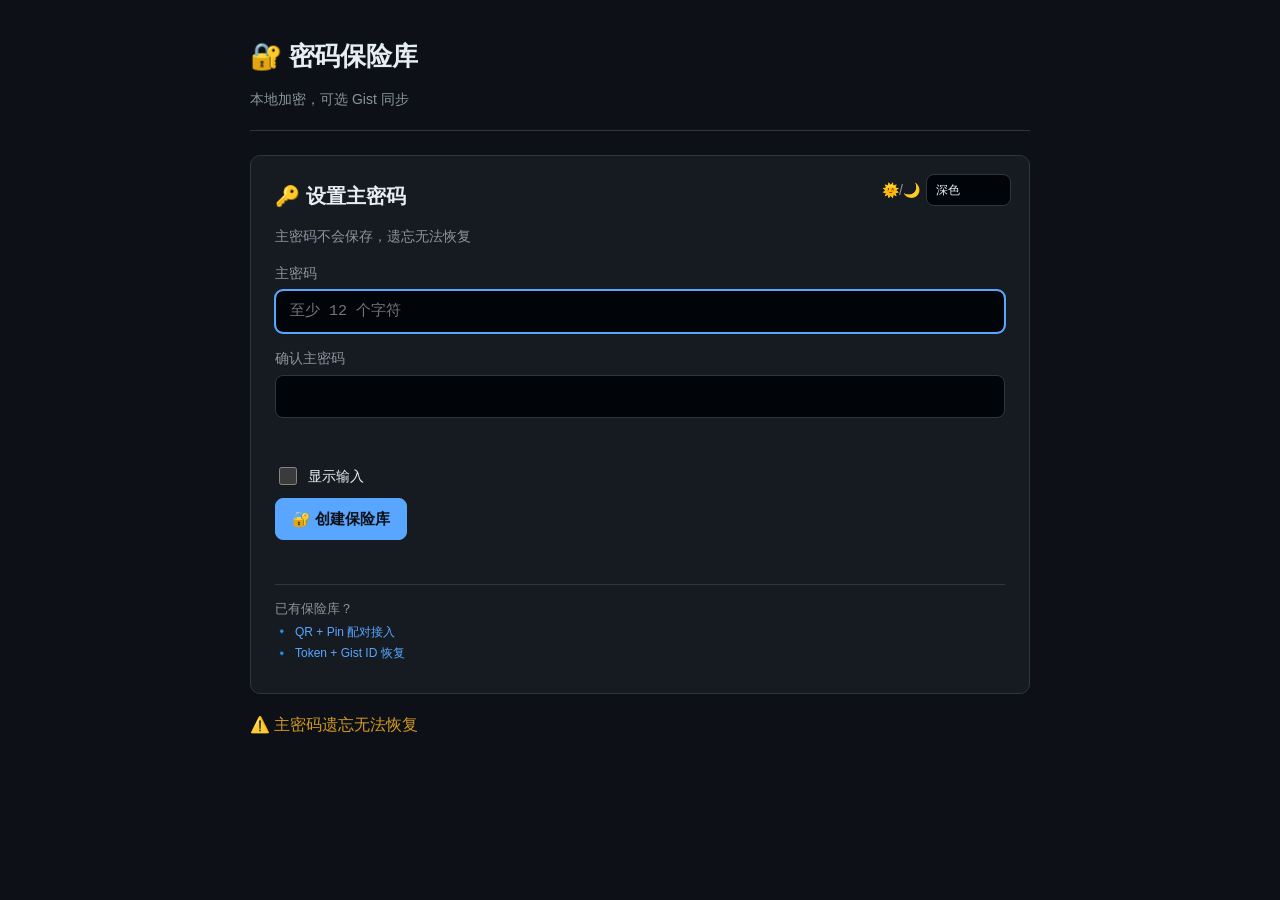
<file: docs/index.html>
<!DOCTYPE html>
<html lang="zh-CN">
<head>
<meta charset="UTF-8">
<meta name="viewport" content="width=device-width, initial-scale=1.0">
<title>密码保险库</title>
<script>
(() => {
  try {
    const saved = localStorage.getItem("rsa-vault-theme") || "dark";
    const prefersLight = typeof matchMedia === "function" && matchMedia("(prefers-color-scheme: light)").matches;
    document.documentElement.dataset.theme = saved === "system" ? (prefersLight ? "light" : "dark") : saved;
  } catch {}
})();
</script>
<link rel="stylesheet" href="vault/vault.css">
</head>
<body>
<header>
  <h1>🔐 密码保险库</h1>
  <p class="tagline">本地加密，可选 Gist 同步</p>
</header>

<!-- ============ 解锁/设置界面 ============ -->
<section id="gate" class="card">
  <label class="theme-picker">🌞/🌙
    <select id="gate-theme" aria-label="界面样式">
      <option value="dark">深色</option>
      <option value="light">浅色</option>
      <option value="system">跟随系统</option>
    </select>
  </label>
  <div id="gate-setup">
    <h2>🔑 设置主密码</h2>
    <p class="hint">主密码不会保存，遗忘无法恢复</p>
    <label>主密码
      <input type="password" id="setup-pw1" autocomplete="new-password" placeholder="至少 12 个字符">
    </label>
    <label>确认主密码
      <input type="password" id="setup-pw2" autocomplete="new-password">
    </label>
    <div id="setup-meter" class="meter"></div>
    <label class="check"><input type="checkbox" id="setup-show"> 显示输入</label>
    <button id="setup-btn" class="primary">🔐 创建保险库</button>
    <div id="setup-status" class="status"></div>
    <hr>
    <div class="hint small restore-options">
      已有保险库？
      <a href="#" id="pair-link"><span>🔹</span>QR + Pin 配对接入</a>
      <a href="#" id="restore-link"><span>🔹</span>Token + Gist ID 恢复</a>
    </div>
  </div>

  <div id="gate-unlock" hidden>
    <h2>🔓 解锁保险库</h2>
    <label>主密码
      <input type="password" id="unlock-pw" autocomplete="current-password" placeholder="输入主密码">
    </label>
    <label class="check"><input type="checkbox" id="unlock-show"> 显示输入</label>
    <button id="unlock-btn" class="primary">🔓 解锁</button>
    <div id="unlock-status" class="status"></div>
    <p class="hint small">忘记主密码只能<a href="#" id="reset-link">重置保险库</a>。</p>
  </div>
</section>

<!-- ============ 主界面 ============ -->
<main id="app" hidden>
  <label class="theme-picker">🌞/🌙
    <select id="app-theme" aria-label="界面样式">
      <option value="dark">深色</option>
      <option value="light">浅色</option>
      <option value="system">跟随系统</option>
    </select>
  </label>
  <div id="sync-badge" class="sync-badge" hidden></div>
  <div class="toolbar">
    <input type="search" id="search" placeholder="搜索站点…" autocomplete="off">
    <button id="add-btn" class="primary">➕ 添加</button>
    <button id="lock-btn">🔒 锁定</button>
    <button id="menu-btn" title="设置">⚙</button>
  </div>
  <div id="entries" class="entries"></div>
  <div id="empty-hint" class="empty" hidden>暂无条目。点「➕ 添加」创建第一个。</div>
</main>

<!-- ============ 添加/编辑条目 ============ -->
<dialog id="entry-dialog">
  <form method="dialog" id="entry-form">
    <h3 id="entry-title">➕ 添加条目</h3>
    <label>站点名称
      <input type="text" id="e-name" required placeholder="如 github.com">
    </label>
    <label>用户名 / 邮箱
      <input type="text" id="e-user" placeholder="可选">
    </label>
    <label>密码
      <div class="pw-row">
        <input type="text" id="e-pw" placeholder="手动输入或生成">
        <button type="button" id="e-gen" title="生成">🎲</button>
        <button type="button" id="e-copy" title="复制">⧉</button>
      </div>
    </label>
    <fieldset class="genopts">
      <legend>生成器</legend>
      <label>长度 <input type="number" id="g-len" value="20" min="6" max="64"></label>
      <label class="check"><input type="checkbox" id="g-upper" checked> A-Z</label>
      <label class="check"><input type="checkbox" id="g-lower" checked> a-z</label>
      <label class="check"><input type="checkbox" id="g-digit" checked> 0-9</label>
      <label class="check"><input type="checkbox" id="g-sym" checked> 符号</label>
      <label class="check"><input type="checkbox" id="g-amb"> 剔除易混淆</label>
    </fieldset>
    <div id="e-meter" class="meter"></div>
    <div class="dialog-actions">
      <button type="button" id="e-cancel">取消</button>
      <button type="submit" id="e-save" class="primary">保存</button>
    </div>
  </form>
</dialog>

<!-- ============ 设置菜单 ============ -->
<dialog id="menu-dialog">
  <form method="dialog">
    <h3>⚙ 设置</h3>
    <button type="button" id="m-sync" class="full">☁ 云同步</button>
    <button type="button" id="m-add-device" class="full">📱 添加新设备</button>
    <button type="button" id="m-change" class="full">🔑 修改主密码</button>
    <button type="button" id="m-export" class="full">⬇ 导出备份</button>
    <label class="full">⬆ 导入备份
      <input type="file" id="m-import-file" accept=".json,application/json">
    </label>
    <button type="button" id="m-reset" class="full danger">🗑 重置保险库</button>
    <div class="dialog-actions"><button type="button" id="m-close" class="primary">关闭</button></div>
  </form>
</dialog>

<!-- ============ 修改主密码 ============ -->
<dialog id="change-dialog">
  <form method="dialog" id="change-form">
    <h3>🔑 修改主密码</h3>
    <label>当前主密码 <input type="password" id="c-old" autocomplete="current-password"></label>
    <label>新主密码 <input type="password" id="c-new1" autocomplete="new-password"></label>
    <label>确认新主密码 <input type="password" id="c-new2" autocomplete="new-password"></label>
    <div id="c-status" class="status"></div>
    <div class="dialog-actions">
      <button type="button" id="c-cancel">取消</button>
      <button type="submit" class="primary">✅ 确认修改</button>
    </div>
  </form>
</dialog>

<!-- ============ 云同步配置 ============ -->
<dialog id="sync-dialog">
  <form method="dialog" id="sync-form">
    <h3>☁ 云同步</h3>

    <!-- 未启用时显示 -->
    <div id="sync-off">
      <p class="hint">
        同步到私有 Gist，上传内容始终是密文。
      </p>
      <label>Personal Access Token
        <input type="password" id="sync-token" autocomplete="off"
               placeholder="ghp_ / github_pat_ 开头">
      </label>
      <p class="hint small">
        在 <a href="https://github.com/settings/personal-access-tokens/new" target="_blank" rel="noreferrer">GitHub 设置</a>
        创建有 <b>Gists: Read and write</b> 权限的 Token。
      </p>
      <label>Gist ID <span class="dim">（留空新建）</span>
        <input type="text" id="sync-gistid" autocomplete="off" placeholder="留空 = 创建新 Gist">
      </label>
      <div id="sync-off-status" class="status"></div>
      <div class="dialog-actions">
        <button type="button" id="sync-cancel">取消</button>
        <button type="button" id="sync-enable" class="primary">✅ 启用同步</button>
      </div>
    </div>

    <!-- 已启用时显示 -->
    <div id="sync-on" hidden>
      <p class="hint">
        <b>Gist ID：</b><code id="sync-info-gistid"></code><br>
        <b>Token：</b><span id="sync-info-token">检测中…</span><br>
        <b>上次：</b><span id="sync-info-time"></span>
      </p>
      <div id="sync-on-status" class="status"></div>
      <div class="dialog-actions" style="flex-wrap: wrap; gap: 8px;">
        <button type="button" id="sync-pull">⬇ 立即拉取</button>
        <button type="button" id="sync-push">⬆ 立即推送</button>
        <button type="button" id="sync-replace-token">🔄 更换 Token</button>
        <button type="button" id="sync-disable" class="danger">关闭同步</button>
        <button type="button" id="sync-close-on">关闭</button>
      </div>
    </div>
  </form>
</dialog>

<!-- ============ 添加新设备（QR 配对）============ -->
<dialog id="pair-dialog">
  <form method="dialog">
    <h3>📱 添加新设备</h3>
    <p class="hint">
      新设备扫码或打开链接，输入 PIN (30 秒内有效) 和主密码。
    </p>
    <div id="pair-qr" class="pair-qr"></div>
    <div class="pair-pin-box">
      <div class="pair-pin-label">配对 PIN</div>
      <div class="pair-pin" id="pair-pin">- - - - - -</div>
    </div>
    <div class="pair-url-row">
      <input type="text" id="pair-url" readonly>
      <button type="button" id="pair-copy">📋 复制链接</button>
    </div>
    <div id="pair-countdown" class="hint small"></div>
    <div class="dialog-actions">
      <button type="button" id="pair-regen">🔄 重新生成</button>
      <button type="button" id="pair-close" class="primary">关闭</button>
    </div>
  </form>
</dialog>

<!-- ============ 同步冲突 ============ -->
<dialog id="conflict-dialog">
  <form method="dialog">
    <h3>⚠ 同步冲突</h3>
    <p class="hint">
      远端与本地都有变更。请选择处理方式：
    </p>
    <div class="dialog-actions" style="flex-direction: column; align-items: stretch;">
      <button type="button" id="cf-pull" class="full">拉取远端 → 覆盖本地（推荐）</button>
      <button type="button" id="cf-push" class="full danger">本地覆盖远端（放弃远端变更）</button>
      <button type="button" id="cf-later" class="full">稍后处理</button>
    </div>
  </form>
</dialog>

<!-- ============ 从 Gist 恢复 ============ -->
<dialog id="restore-dialog">
  <form method="dialog" id="restore-form">
    <h3>☁ 从 Gist 恢复</h3>
    <p class="hint">
      输入 Token、Gist ID 和主密码。
    </p>
    <label>Personal Access Token
      <input type="password" id="r-token" autocomplete="off">
    </label>
    <label>Gist ID
      <input type="text" id="r-gistid" autocomplete="off">
    </label>
    <label>主密码
      <input type="password" id="r-master" autocomplete="current-password">
    </label>
    <div id="r-status" class="status"></div>
    <div class="dialog-actions">
      <button type="button" id="r-cancel">取消</button>
      <button type="button" id="r-go" class="primary">恢复</button>
    </div>
  </form>
</dialog>

<!-- ============ 用配对码接入 ============ -->
<dialog id="accept-dialog">
  <form method="dialog" id="accept-form">
    <h3>📱 用配对码接入</h3>
    <p class="hint">
      粘贴配对链接，输入源设备显示的 6 位 PIN。
    </p>
    <label>配对链接
      <input type="text" id="a-url" autocomplete="off" placeholder="https://.../#pair=...">
    </label>
    <label>PIN 码
      <input type="text" id="a-pin" inputmode="numeric" pattern="\d{6}" maxlength="6"
             autocomplete="off" placeholder="6 位数字">
    </label>
    <label>主密码
      <input type="password" id="a-master" autocomplete="current-password">
    </label>
    <div id="a-status" class="status"></div>
    <div class="dialog-actions">
      <button type="button" id="a-cancel">取消</button>
      <button type="button" id="a-go" class="primary">接入</button>
    </div>
  </form>
</dialog>

<!-- ============ 更换 Token ============ -->
<dialog id="replace-token-dialog">
  <form method="dialog">
    <h3>🔄 更换 Personal Access Token</h3>
    <p class="hint">
      新 Token 需能访问当前 Gist。
    </p>
    <label>新 Token
      <input type="password" id="rt-token" autocomplete="off"
             placeholder="ghp_ / github_pat_ 开头">
    </label>
    <p class="hint small">
      在 <a href="https://github.com/settings/personal-access-tokens/new" target="_blank" rel="noreferrer">GitHub 设置</a>
      创建有 Gists 权限的 Token。
    </p>
    <div id="rt-status" class="status"></div>
    <div class="dialog-actions">
      <button type="button" id="rt-cancel">取消</button>
      <button type="button" id="rt-go" class="primary">✅ 验证并更换</button>
    </div>
  </form>
</dialog>

<!-- ============ 重置确认 ============ -->
<dialog id="reset-dialog">
  <form method="dialog">
    <h3>⚠️ 重置保险库</h3>
    <p class="hint">
      将清除本设备数据。请选择处理方式：
    </p>
    <p id="reset-remote-note" class="hint small" hidden>
      云端 Gist 可保留，也可一并删除。
    </p>
    <div id="reset-status" class="status"></div>
    <div class="dialog-actions" style="flex-direction: column; align-items: stretch;">
      <button type="button" id="reset-local" class="full danger">🧹 仅清本地（保留云端 Gist）</button>
      <button type="button" id="reset-both" class="full danger" hidden>🗑 同时删除云端 Gist（永久销毁）</button>
      <button type="button" id="reset-cancel" class="full">取消</button>
    </div>
  </form>
</dialog>

<footer>
  <p class="warn">⚠️ 主密码遗忘无法恢复</p>
</footer>

<script src="vault/crypto.js"></script>
<script src="vault/generator.js"></script>
<script src="vault/qr.js"></script>
<script src="vault/sync.js"></script>
<script src="vault/vault.js"></script>
<script src="vault/ui.js"></script>
</body>
</html>
</file>
<file: docs/vault/vault.css>
:root {
  color-scheme: dark;
  --bg: #0d1117;
  --bg-soft: #161b22;
  --bg-input: #010409;
  --border: #30363d;
  --text: #e6edf3;
  --text-dim: #8b949e;
  --accent: #58a6ff;
  --accent-hover: #79b8ff;
  --primary-text: #0d1117;
  --green: #3fb950;
  --red: #f85149;
  --yellow: #d29922;
  --mono: ui-monospace, SFMono-Regular, "SF Mono", Menlo, Consolas, "Liberation Mono", monospace;
  --sans: -apple-system, BlinkMacSystemFont, "Segoe UI", "PingFang SC", "Hiragino Sans GB",
          "Microsoft YaHei", "Noto Sans SC", sans-serif;
}

:root[data-theme="light"] {
  color-scheme: light;
  --bg: #f6f8fa;
  --bg-soft: #ffffff;
  --bg-input: #ffffff;
  --border: #d0d7de;
  --text: #24292f;
  --text-dim: #57606a;
  --accent: #0969da;
  --accent-hover: #0550ae;
  --primary-text: #ffffff;
  --green: #1a7f37;
  --red: #cf222e;
  --yellow: #9a6700;
}
* { box-sizing: border-box; }
html { -webkit-text-size-adjust: 100%; }
body {
  margin: 0; background: var(--bg); color: var(--text);
  font-family: var(--sans); font-size: 16px; line-height: 1.6;
  -webkit-font-smoothing: antialiased;
  max-width: 820px; margin: 0 auto; padding: 0 20px 48px;
}

header { padding: 36px 0 20px; border-bottom: 1px solid var(--border); margin-bottom: 24px; }
header h1 { margin: 0; font-size: 26px; font-weight: 700; letter-spacing: -0.01em; }
.tagline { margin: 10px 0 0; color: var(--text-dim); font-size: 14px; }

.card, main {
  background: var(--bg-soft); border: 1px solid var(--border); border-radius: 10px;
  padding: 24px; margin-bottom: 18px;
}
.card, main { position: relative; }
.card h2 { margin: 0 140px 14px 0; font-size: 20px; font-weight: 600; }

label {
  display: flex; flex-direction: column; gap: 6px;
  font-size: 14px; color: var(--text-dim); margin-bottom: 14px;
}
label.check {
  flex-direction: row; align-items: center; gap: 8px;
  font-size: 14px; color: var(--text); margin-bottom: 10px;
}
label.full { display: block; margin-bottom: 12px; }

.theme-picker {
  position: absolute;
  top: 18px;
  right: 18px;
  display: flex;
  flex-direction: row;
  align-items: center;
  gap: 6px;
  margin: 0;
  color: var(--text-dim);
}
.theme-picker select {
  width: auto;
  min-height: 32px;
  padding: 5px 26px 5px 9px;
  font-size: 12px;
}

input[type=text], input[type=password], input[type=search], input[type=number], select {
  background: var(--bg-input); color: var(--text); border: 1px solid var(--border);
  border-radius: 8px; padding: 12px 14px; font-family: inherit; font-size: 15px; width: 100%;
  -webkit-appearance: none; appearance: none;
}
input[type=password], input[type=text]#e-pw {
  font-family: var(--mono); font-size: 15px;
}
input:focus, select:focus { outline: 2px solid var(--accent); outline-offset: -1px; border-color: var(--accent); }
input[type=number] { width: 96px; }
input[type=search] { flex: 1; min-width: 0; }
input[type=checkbox] { width: 18px; height: 18px; accent-color: var(--accent); }
input[type=file] { font-size: 14px; }

button {
  font-family: inherit; font-size: 15px; cursor: pointer; border-radius: 8px;
  border: 1px solid var(--border); background: var(--bg-soft); color: var(--text);
  padding: 10px 16px; min-height: 42px;
  transition: border-color .15s, color .15s, background .15s;
}
button:hover { border-color: var(--accent); color: var(--accent); }
button.primary {
  background: var(--accent); color: var(--primary-text); border-color: var(--accent); font-weight: 600;
}
button.primary:hover { background: var(--accent-hover); color: var(--primary-text); }
button.primary:disabled { opacity: 0.5; cursor: wait; }
button.danger { color: var(--red); border-color: var(--red); }
button.danger:hover { background: var(--red); color: #fff; }
button.full { display: block; width: 100%; margin-bottom: 10px; text-align: left; }
button.danger-text { color: var(--red); }
button.danger-text:hover { color: #fff; background: var(--red); border-color: var(--red); }

.hint { color: var(--text-dim); font-size: 14px; margin: 0 0 14px; line-height: 1.55; }
.hint.small { font-size: 13px; margin: 6px 0; }
.hint b, .hint a { color: var(--text); }
a { color: var(--accent); text-decoration: none; }
a:hover { text-decoration: underline; }
.warn { color: var(--yellow); }

.restore-options {
  display: block;
}
.restore-options a {
  display: flex;
  align-items: center;
  gap: 6px;
  width: fit-content;
  margin-top: 3px;
  color: var(--accent);
  font-size: 12px;
  font-weight: 400;
}
.restore-options a:hover {
  color: var(--accent);
  text-decoration: underline;
}
.restore-options span {
  font-size: 11px;
}

.status { font-size: 14px; min-height: 20px; margin-top: 10px; color: var(--text-dim); }
.status.ok { color: var(--green); }
.status.err { color: var(--red); }

/* 强度计 */
.meter { font-size: 13px; color: var(--text-dim); min-height: 20px; margin: -2px 0 14px; }
.meter .bar {
  display: inline-block; height: 8px; width: 140px; background: var(--border);
  border-radius: 4px; vertical-align: middle; margin-right: 10px; overflow: hidden;
}
.meter .fill { display: block; height: 100%; width: 0; background: var(--red); transition: width .2s, background .2s; }
.meter.weak .fill { background: var(--red); }
.meter.medium .fill { background: var(--yellow); }
.meter.strong .fill { background: var(--green); }
.meter.excellent .fill { background: var(--green); }

/* 工具栏 */
.toolbar { display: flex; gap: 10px; align-items: center; margin-bottom: 18px; flex-wrap: wrap; }
.theme-picker + .sync-badge,
.theme-picker + .toolbar {
  margin-top: 18px;
}
.toolbar #search { flex: 1; min-width: 140px; }
.toolbar button { flex-shrink: 0; }

/* 条目列表 */
.entries { display: flex; flex-direction: column; gap: 10px; }
.entry {
  background: var(--bg-input); border: 1px solid var(--border);
  border-radius: 8px; padding: 14px 16px;
}
.entry-head { display: flex; align-items: center; gap: 10px; flex-wrap: wrap; }
.entry-name { font-weight: 600; flex: 1 1 auto; min-width: 0; font-size: 16px; word-break: break-word; }
.entry-user { color: var(--text-dim); font-size: 13px; flex-shrink: 0; }
.entry-actions { display: flex; gap: 6px; flex-wrap: wrap; }
.entry-actions button { padding: 6px 12px; font-size: 13px; min-height: 34px; }
.pw-display { display: flex; align-items: center; gap: 10px; margin-top: 10px; flex-wrap: wrap; }
.pw-display code {
  flex: 1 1 200px; background: var(--bg); padding: 8px 10px;
  border-radius: 5px; font-family: var(--mono); font-size: 15px; word-break: break-all;
}
.pw-display .meta { color: var(--text-dim); font-size: 12px; }
.empty { color: var(--text-dim); text-align: center; padding: 36px 12px; font-size: 15px; }

/* ============ 云同步徽章 ============ */
.sync-badge {
  display: inline-flex; align-items: center; gap: 4px;
  padding: 6px 12px; border-radius: 999px; font-size: 13px;
  background: var(--bg-input); border: 1px solid var(--border);
  color: var(--text-dim); cursor: pointer;
  margin-bottom: 12px;
  transition: border-color .15s, color .15s;
}
.sync-badge:hover { border-color: var(--accent); color: var(--accent); }
.sync-badge.ok { color: var(--green); border-color: rgba(63, 185, 80, 0.4); }
.sync-badge.syncing { color: var(--accent); border-color: rgba(88, 166, 255, 0.4); }
.sync-badge.pending { color: var(--yellow); border-color: rgba(210, 153, 34, 0.4); }
.sync-badge.err { color: var(--red); border-color: rgba(248, 81, 73, 0.4); }

.dim { color: var(--text-dim); font-weight: normal; }
code { font-family: var(--mono); }
.ok-text { color: var(--green); }
.err-text { color: var(--red); }

/* ============ 配对 QR ============ */
.pair-qr {
  width: 320px; max-width: 100%; aspect-ratio: 1 / 1; height: auto;
  margin: 12px auto; background: #fff; padding: 12px;
  border-radius: 8px;
}
.pair-qr svg { display: block; width: 100%; height: 100%; }

.pair-pin-box {
  text-align: center; margin: 16px 0 12px;
  padding: 14px; background: var(--bg-input);
  border: 1px solid var(--border); border-radius: 8px;
}
.pair-pin-label { color: var(--text-dim); font-size: 12px; margin-bottom: 6px; }
.pair-pin {
  font-family: var(--mono); font-size: 30px; font-weight: 700;
  letter-spacing: 5px; color: var(--accent);
}
.pair-url-row { display: flex; gap: 8px; margin-bottom: 10px; }
.pair-url-row input {
  flex: 1; font-family: var(--mono); font-size: 12px;
  overflow: hidden; text-overflow: ellipsis;
}
.pair-url-row button { flex-shrink: 0; }

@media (max-width: 640px) {
  .pair-qr { width: 300px; }
  .pair-pin { font-size: 26px; letter-spacing: 3px; }
}

/* dialog */
dialog {
  background: var(--bg-soft); border: 1px solid var(--border); border-radius: 12px;
  color: var(--text); padding: 0; max-width: min(520px, 94vw); width: 100%;
}
dialog::backdrop { background: rgba(1,4,9,0.75); }
form { padding: 22px; }
dialog h3 { margin: 0 0 16px; font-size: 19px; font-weight: 600; }
.pw-row { display: flex; gap: 6px; }
.pw-row input { flex: 1; }
.pw-row button { padding: 8px 12px; min-height: 42px; }
.genopts {
  border: 1px solid var(--border); border-radius: 8px;
  padding: 12px 14px 4px; margin: 0 0 14px;
}
.genopts legend { color: var(--text-dim); font-size: 12px; padding: 0 6px; }
.genopts label {
  display: inline-flex; flex-direction: row; align-items: center;
  margin-right: 14px; margin-bottom: 8px; font-size: 14px;
}
.genopts label[for=g-len], .genopts label:has(input[type=number]) {
  display: inline-flex; gap: 8px;
}
.dialog-actions { display: flex; justify-content: flex-end; gap: 10px; margin-top: 18px; flex-wrap: wrap; }
.dialog-actions button { flex-shrink: 0; }
hr { border: none; border-top: 1px solid var(--border); margin: 14px 0; }

/* ============ 移动端适配 ============ */
@media (max-width: 640px) {
  body { padding: 0 14px 32px; font-size: 15px; }
  header { padding: 24px 0 16px; margin-bottom: 20px; }
  header h1 { font-size: 22px; }
  .tagline { font-size: 13px; }

  .card, main { padding: 18px; border-radius: 8px; }
  .card h2 { margin-right: 0; font-size: 18px; }
  .theme-picker {
    position: static;
    justify-content: flex-end;
    margin-bottom: 12px;
  }

  .toolbar { gap: 8px; }
  .toolbar #search { flex: 1 0 100%; order: -1; }
  .toolbar button { flex: 1; }

  .entry { padding: 12px 14px; }
  .entry-head { gap: 8px; }
  .entry-name { font-size: 15px; flex-basis: 100%; }
  .entry-user { flex-basis: 100%; }
  .entry-actions { width: 100%; margin-top: 8px; }
  .entry-actions button { flex: 1; padding: 8px 6px; font-size: 13px; }

  .pw-display code { font-size: 14px; }

  dialog { max-width: 100vw; border-radius: 12px 12px 0 0; margin: 0; }
  form { padding: 18px; }
  dialog h3 { font-size: 17px; }
  .dialog-actions button { flex: 1; }

  input[type=text], input[type=password], input[type=search], input[type=number], select {
    font-size: 16px;   /* iOS 防止输入时自动放大页面 */
    padding: 11px 12px;
  }
  button { font-size: 15px; }
}

@media (max-width: 380px) {
  body { padding: 0 10px 24px; }
  .card, main { padding: 14px; }
  header h1 { font-size: 20px; }
}
</file>
